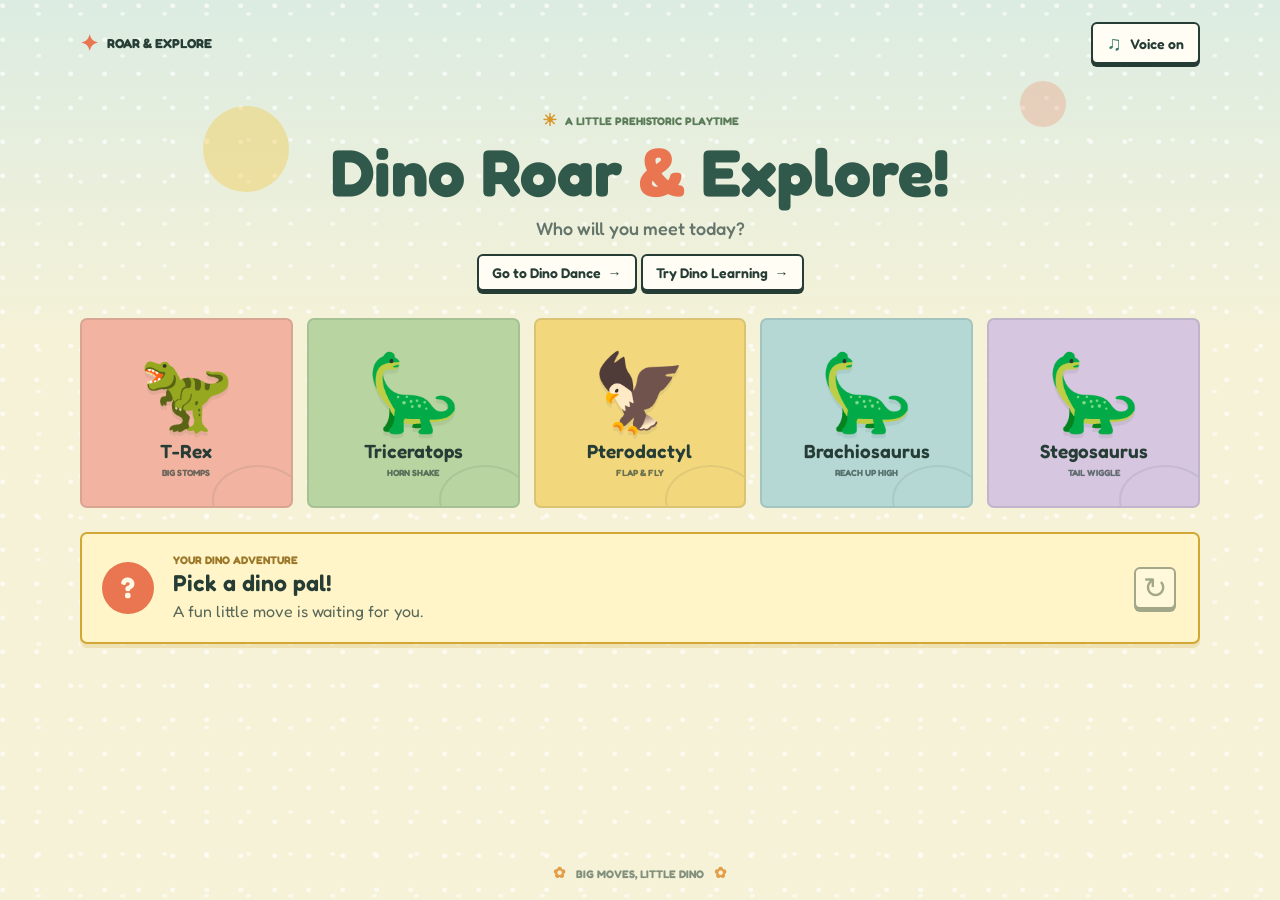
<file: index.html>
<!doctype html>
<html lang="en">
<head>
  <meta charset="utf-8">
  <meta name="viewport" content="width=device-width, initial-scale=1">
  <meta name="theme-color" content="#f6f2d7">
  <title>Dino Roar &amp; Explore!</title>
  <link rel="preconnect" href="https://fonts.googleapis.com">
  <link rel="preconnect" href="https://fonts.gstatic.com" crossorigin>
  <link href="https://fonts.googleapis.com/css2?family=Fredoka:wght@400;500;600;700&display=swap" rel="stylesheet">
  <link rel="stylesheet" href="style.css">
  <script src="script.js" defer></script>
</head>
<body>
  <main class="game" aria-labelledby="game-title">
    <header class="topbar">
      <a class="wordmark" href="#" aria-label="Dino Roar and Explore home">
        <span class="wordmark-icon" aria-hidden="true">✦</span>
        <span>ROAR &amp; EXPLORE</span>
      </a>
      <button class="sound-toggle" type="button" aria-pressed="true" aria-label="Turn voice off">
        <span class="sound-icon" aria-hidden="true">♫</span>
        <span class="sound-label">Voice on</span>
      </button>
    </header>

    <section class="intro" aria-labelledby="game-title">
      <p class="eyebrow"><span aria-hidden="true">☀</span> A LITTLE PREHISTORIC PLAYTIME</p>
      <h1 id="game-title">Dino Roar <span>&amp;</span> Explore!</h1>
      <p class="subtitle">Who will you meet today?</p>
      <a class="dance-page-link" href="dance.html">Go to Dino Dance <span aria-hidden="true">→</span></a>
      <a class="dance-page-link" href="learn.html">Try Dino Learning <span aria-hidden="true">→</span></a>
    </section>

    <section class="dino-grid" aria-label="Choose a dinosaur">
      <button class="dino-card dino-trex" type="button" data-dino="trex" aria-pressed="false">
        <span class="dino-art" aria-hidden="true">🦖</span>
        <span class="dino-name">T-Rex</span>
        <span class="dino-hint">BIG STOMPS</span>
      </button>
      <button class="dino-card dino-trike" type="button" data-dino="triceratops" aria-pressed="false">
        <span class="dino-art" aria-hidden="true">🦕</span>
        <span class="dino-name">Triceratops</span>
        <span class="dino-hint">HORN SHAKE</span>
      </button>
      <button class="dino-card dino-ptera" type="button" data-dino="pterodactyl" aria-pressed="false">
        <span class="dino-art" aria-hidden="true">🦅</span>
        <span class="dino-name">Pterodactyl</span>
        <span class="dino-hint">FLAP &amp; FLY</span>
      </button>
      <button class="dino-card dino-brachio" type="button" data-dino="brachiosaurus" aria-pressed="false">
        <span class="dino-art" aria-hidden="true">🦕</span>
        <span class="dino-name">Brachiosaurus</span>
        <span class="dino-hint">REACH UP HIGH</span>
      </button>
      <button class="dino-card dino-stego" type="button" data-dino="stegosaurus" aria-pressed="false">
        <span class="dino-art" aria-hidden="true">🦕</span>
        <span class="dino-name">Stegosaurus</span>
        <span class="dino-hint">TAIL WIGGLE</span>
      </button>
    </section>

    <section class="activity" aria-live="polite" aria-atomic="true" aria-label="Dinosaur activity">
      <div class="activity-mark" aria-hidden="true"><span>?</span></div>
      <div class="activity-copy">
        <p class="activity-kicker" id="activity-kicker">YOUR DINO ADVENTURE</p>
        <h2 id="announcement">Pick a dino pal!</h2>
        <p id="activity-text">A fun little move is waiting for you.</p>
      </div>
      <button class="repeat-button" type="button" aria-label="Repeat activity" disabled>
        <span aria-hidden="true">↻</span>
      </button>
    </section>

    <footer class="footer"><span aria-hidden="true">✿</span> BIG MOVES, LITTLE DINO <span aria-hidden="true">✿</span></footer>
  </main>
</body>
</html>
</file>
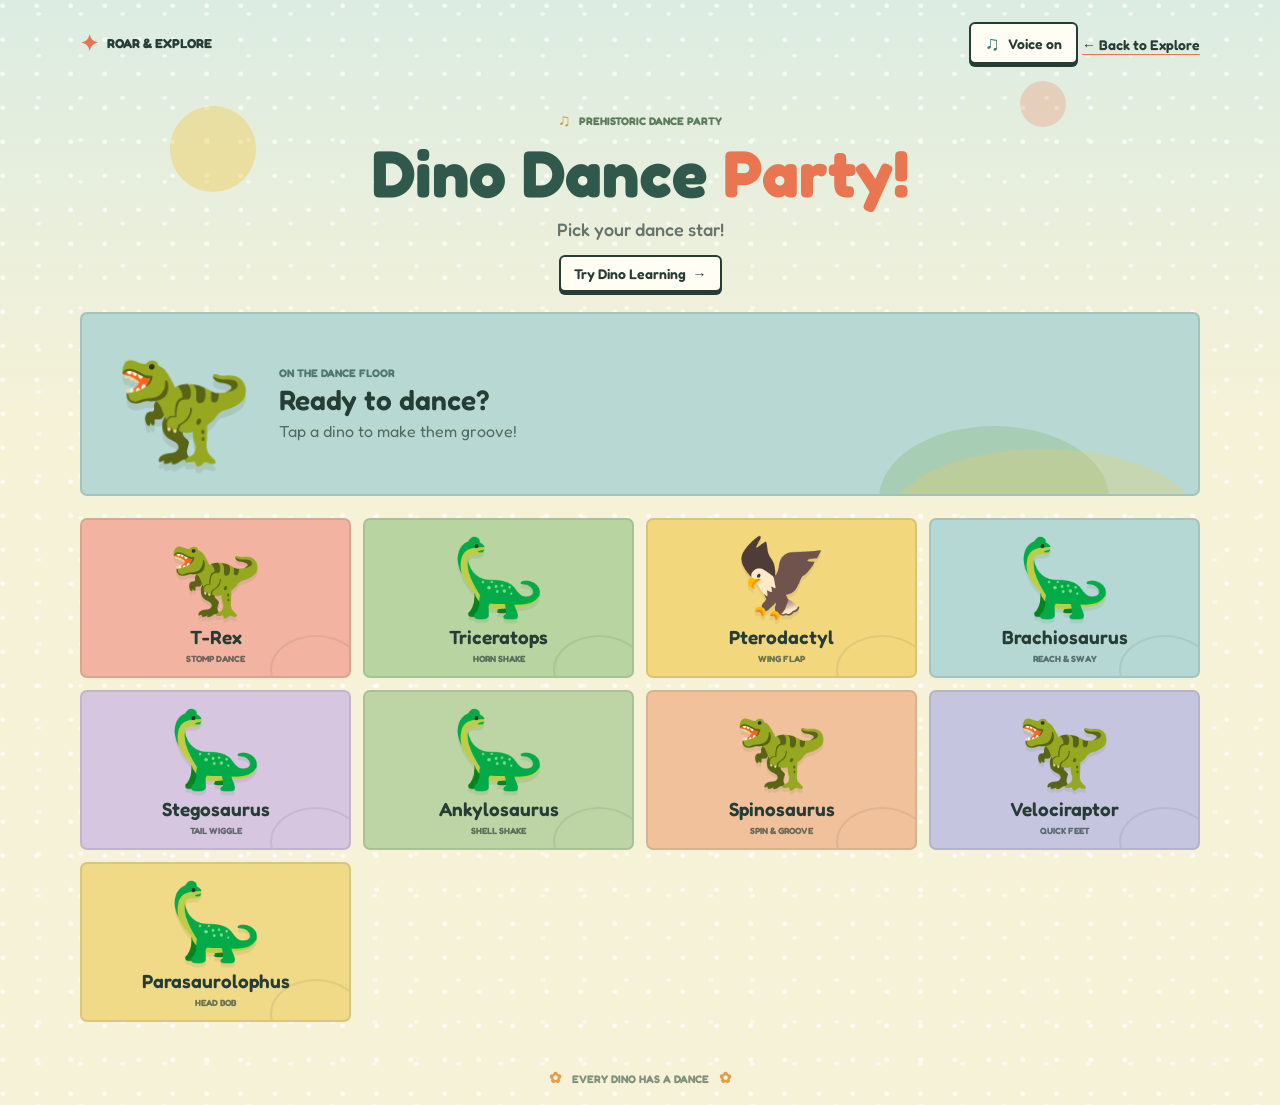
<file: dance.html>
<!doctype html>
<html lang="en">
<head>
  <meta charset="utf-8">
  <meta name="viewport" content="width=device-width, initial-scale=1">
  <meta name="theme-color" content="#f6f2d7">
  <title>Dino Dance Party!</title>
  <link rel="preconnect" href="https://fonts.googleapis.com">
  <link rel="preconnect" href="https://fonts.gstatic.com" crossorigin>
  <link href="https://fonts.googleapis.com/css2?family=Fredoka:wght@400;500;600;700&display=swap" rel="stylesheet">
  <link rel="stylesheet" href="style.css">
  <script src="dance.js" defer></script>
</head>
<body class="dance-page">
  <main class="game" aria-labelledby="dance-title">
    <header class="topbar">
      <a class="wordmark" href="index.html" aria-label="Dino Roar and Explore home">
        <span class="wordmark-icon" aria-hidden="true">✦</span>
        <span>ROAR &amp; EXPLORE</span>
      </a>
      <div class="topbar-actions">
        <button class="sound-toggle" type="button" aria-pressed="true" aria-label="Turn voice off">
          <span class="sound-icon" aria-hidden="true">♫</span>
          <span class="sound-label">Voice on</span>
        </button>
        <a class="dance-back" href="index.html">← Back to Explore</a>
      </div>
    </header>

    <section class="intro" aria-labelledby="dance-title">
      <p class="eyebrow"><span aria-hidden="true">♫</span> PREHISTORIC DANCE PARTY</p>
      <h1 id="dance-title">Dino Dance <span>Party!</span></h1>
      <p class="subtitle">Pick your dance star!</p>
      <a class="dance-page-link" href="learn.html">Try Dino Learning <span aria-hidden="true">→</span></a>
    </section>

    <section class="dance-stage" aria-live="polite" aria-atomic="true" aria-label="Dinosaur dance stage">
      <span class="dance-stage-art" id="dance-stage-art" aria-hidden="true">🦖</span>
      <div class="dance-stage-copy">
        <p class="dance-stage-label">ON THE DANCE FLOOR</p>
        <h2 id="dance-name">Ready to dance?</h2>
        <p id="dance-message">Tap a dino to make them groove!</p>
      </div>
    </section>

    <section class="dino-grid" aria-label="Choose a dinosaur to dance">
      <button class="dino-card dino-trex" type="button" data-dino="trex" aria-pressed="false">
        <span class="dino-art" aria-hidden="true">🦖</span>
        <span class="dino-name">T-Rex</span>
        <span class="dino-hint">STOMP DANCE</span>
      </button>
      <button class="dino-card dino-trike" type="button" data-dino="triceratops" aria-pressed="false">
        <span class="dino-art" aria-hidden="true">🦕</span>
        <span class="dino-name">Triceratops</span>
        <span class="dino-hint">HORN SHAKE</span>
      </button>
      <button class="dino-card dino-ptera" type="button" data-dino="pterodactyl" aria-pressed="false">
        <span class="dino-art" aria-hidden="true">🦅</span>
        <span class="dino-name">Pterodactyl</span>
        <span class="dino-hint">WING FLAP</span>
      </button>
      <button class="dino-card dino-brachio" type="button" data-dino="brachiosaurus" aria-pressed="false">
        <span class="dino-art" aria-hidden="true">🦕</span>
        <span class="dino-name">Brachiosaurus</span>
        <span class="dino-hint">REACH &amp; SWAY</span>
      </button>
      <button class="dino-card dino-stego" type="button" data-dino="stegosaurus" aria-pressed="false">
        <span class="dino-art" aria-hidden="true">🦕</span>
        <span class="dino-name">Stegosaurus</span>
        <span class="dino-hint">TAIL WIGGLE</span>
      </button>
      <button class="dino-card dino-ankylo" type="button" data-dino="ankylosaurus" aria-pressed="false">
        <span class="dino-art" aria-hidden="true">🦕</span>
        <span class="dino-name">Ankylosaurus</span>
        <span class="dino-hint">SHELL SHAKE</span>
      </button>
      <button class="dino-card dino-spino" type="button" data-dino="spinosaurus" aria-pressed="false">
        <span class="dino-art" aria-hidden="true">🦖</span>
        <span class="dino-name">Spinosaurus</span>
        <span class="dino-hint">SPIN &amp; GROOVE</span>
      </button>
      <button class="dino-card dino-raptor" type="button" data-dino="velociraptor" aria-pressed="false">
        <span class="dino-art" aria-hidden="true">🦖</span>
        <span class="dino-name">Velociraptor</span>
        <span class="dino-hint">QUICK FEET</span>
      </button>
      <button class="dino-card dino-parasauro" type="button" data-dino="parasaurolophus" aria-pressed="false">
        <span class="dino-art" aria-hidden="true">🦕</span>
        <span class="dino-name">Parasaurolophus</span>
        <span class="dino-hint">HEAD BOB</span>
      </button>
    </section>

    <footer class="footer"><span aria-hidden="true">✿</span> EVERY DINO HAS A DANCE <span aria-hidden="true">✿</span></footer>
  </main>
</body>
</html>
</file>
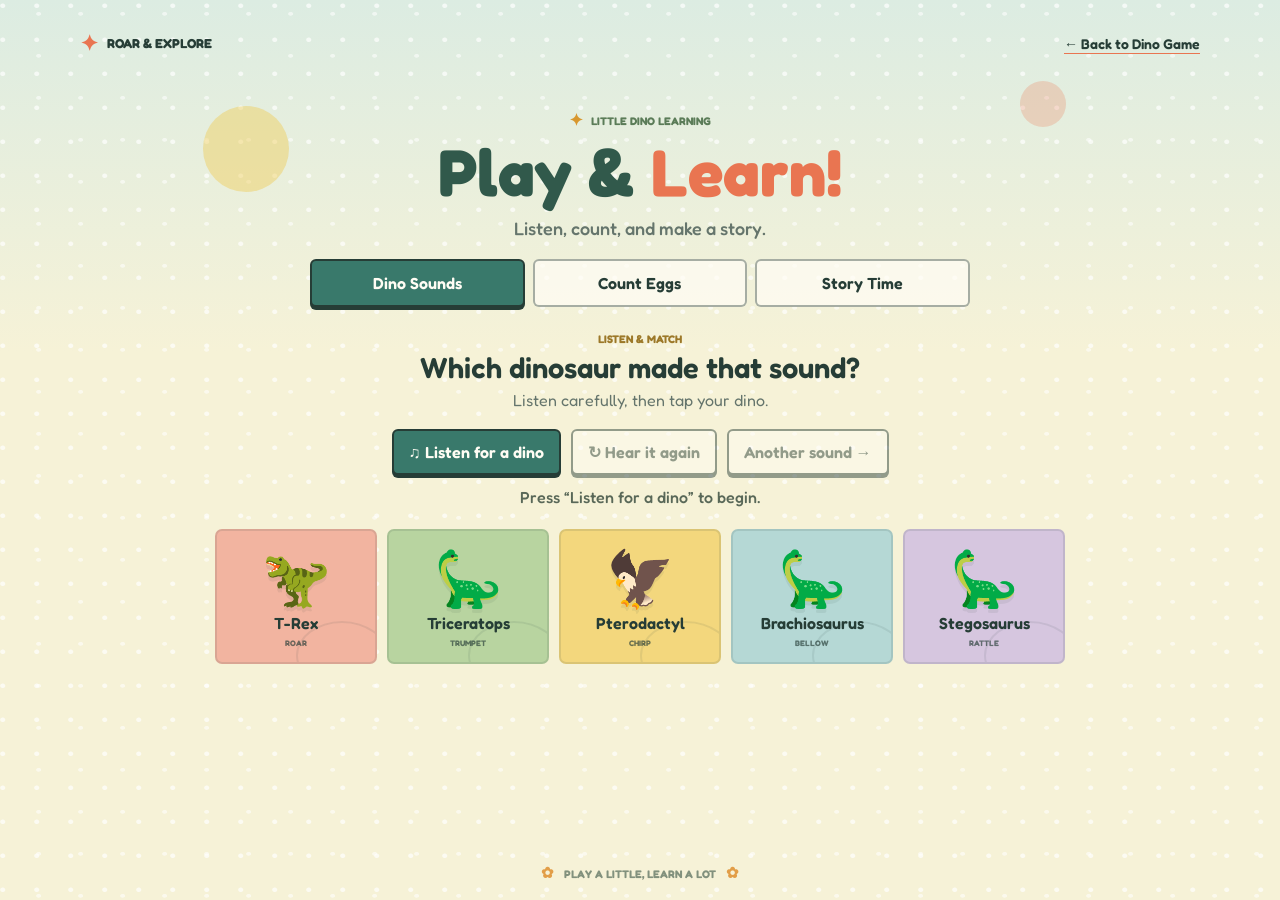
<file: learn.html>
<!doctype html>
<html lang="en">
<head>
  <meta charset="utf-8">
  <meta name="viewport" content="width=device-width, initial-scale=1">
  <meta name="theme-color" content="#f6f2d7">
  <title>Dino Learning Games</title>
  <link rel="preconnect" href="https://fonts.googleapis.com">
  <link rel="preconnect" href="https://fonts.gstatic.com" crossorigin>
  <link href="https://fonts.googleapis.com/css2?family=Fredoka:wght@400;500;600;700&display=swap" rel="stylesheet">
  <link rel="stylesheet" href="style.css">
  <script src="learn.js" defer></script>
</head>
<body class="learning-page">
  <main class="game" aria-labelledby="learning-title">
    <header class="topbar">
      <a class="wordmark" href="index.html" aria-label="Dino Roar and Explore home">
        <span class="wordmark-icon" aria-hidden="true">✦</span>
        <span>ROAR &amp; EXPLORE</span>
      </a>
      <a class="dance-back" href="index.html">← Back to Dino Game</a>
    </header>

    <section class="intro" aria-labelledby="learning-title">
      <p class="eyebrow"><span aria-hidden="true">✦</span> LITTLE DINO LEARNING</p>
      <h1 id="learning-title">Play &amp; <span>Learn!</span></h1>
      <p class="subtitle">Listen, count, and make a story.</p>
    </section>

    <div class="learning-tabs" role="tablist" aria-label="Choose a learning game">
      <button class="learning-tab" id="tab-sound" type="button" role="tab" aria-selected="true" aria-controls="panel-sound" tabindex="0">Dino Sounds</button>
      <button class="learning-tab" id="tab-count" type="button" role="tab" aria-selected="false" aria-controls="panel-count" tabindex="-1">Count Eggs</button>
      <button class="learning-tab" id="tab-story" type="button" role="tab" aria-selected="false" aria-controls="panel-story" tabindex="-1">Story Time</button>
    </div>

    <section class="learning-panel" id="panel-sound" role="tabpanel" aria-labelledby="tab-sound">
      <div class="learning-copy">
        <p class="activity-kicker">LISTEN &amp; MATCH</p>
        <h2>Which dinosaur made that sound?</h2>
        <p>Listen carefully, then tap your dino.</p>
      </div>
      <div class="learning-actions">
        <button class="learning-action" id="play-sound" type="button"><span aria-hidden="true">♫</span> Listen for a dino</button>
        <button class="learning-action secondary" id="replay-sound" type="button" disabled><span aria-hidden="true">↻</span> Hear it again</button>
        <button class="learning-action secondary" id="next-sound" type="button" disabled>Another sound <span aria-hidden="true">→</span></button>
      </div>
      <p class="mode-feedback" id="sound-feedback" role="status" aria-live="polite">Press “Listen for a dino” to begin.</p>
      <div class="dino-grid sound-choices" role="group" aria-label="Choose the dinosaur that made the sound">
        <button class="dino-card dino-trex" type="button" data-sound-dino="trex" aria-pressed="false">
          <span class="dino-art" aria-hidden="true">🦖</span><span class="dino-name">T-Rex</span><span class="dino-hint">ROAR</span>
        </button>
        <button class="dino-card dino-trike" type="button" data-sound-dino="triceratops" aria-pressed="false">
          <span class="dino-art" aria-hidden="true">🦕</span><span class="dino-name">Triceratops</span><span class="dino-hint">TRUMPET</span>
        </button>
        <button class="dino-card dino-ptera" type="button" data-sound-dino="pterodactyl" aria-pressed="false">
          <span class="dino-art" aria-hidden="true">🦅</span><span class="dino-name">Pterodactyl</span><span class="dino-hint">CHIRP</span>
        </button>
        <button class="dino-card dino-brachio" type="button" data-sound-dino="brachiosaurus" aria-pressed="false">
          <span class="dino-art" aria-hidden="true">🦕</span><span class="dino-name">Brachiosaurus</span><span class="dino-hint">BELLOW</span>
        </button>
        <button class="dino-card dino-stego" type="button" data-sound-dino="stegosaurus" aria-pressed="false">
          <span class="dino-art" aria-hidden="true">🦕</span><span class="dino-name">Stegosaurus</span><span class="dino-hint">RATTLE</span>
        </button>
      </div>
    </section>

    <section class="learning-panel" id="panel-count" role="tabpanel" aria-labelledby="tab-count" hidden>
      <div class="learning-copy">
        <p class="activity-kicker">COUNT TO FIVE</p>
        <h2>How many eggs do you see?</h2>
        <p>Count each egg, then tap the number.</p>
      </div>
      <div class="egg-display" id="egg-display" role="img" aria-label="Dinosaur eggs"></div>
      <div class="number-choices" role="group" aria-label="Choose how many eggs">
        <button class="number-choice" type="button" data-count="1" aria-label="One">1</button>
        <button class="number-choice" type="button" data-count="2" aria-label="Two">2</button>
        <button class="number-choice" type="button" data-count="3" aria-label="Three">3</button>
        <button class="number-choice" type="button" data-count="4" aria-label="Four">4</button>
        <button class="number-choice" type="button" data-count="5" aria-label="Five">5</button>
      </div>
      <p class="mode-feedback" id="count-feedback" role="status" aria-live="polite"></p>
      <button class="learning-action story-next" id="next-count" type="button" hidden>Next count <span aria-hidden="true">→</span></button>
    </section>

    <section class="learning-panel" id="panel-story" role="tabpanel" aria-labelledby="tab-story" hidden>
      <div class="learning-copy">
        <p class="activity-kicker">A STORY YOU CHOOSE</p>
        <h2>What should the dinos do?</h2>
        <p>Pick an idea and see what happens next.</p>
      </div>
      <div class="story-scene">
        <span class="story-art" id="story-art" aria-hidden="true">🦖</span>
        <h2 id="story-prompt"></h2>
      </div>
      <div class="story-choices" id="story-choices" role="group" aria-label="Choose what happens next"></div>
      <p class="story-response" id="story-response" role="status" aria-live="polite"></p>
      <button class="learning-action story-next" id="story-next" type="button" hidden>Next part <span aria-hidden="true">→</span></button>
    </section>

    <footer class="footer"><span aria-hidden="true">✿</span> PLAY A LITTLE, LEARN A LOT <span aria-hidden="true">✿</span></footer>
  </main>
</body>
</html>
</file>
<file: style.css>
:root {
  color-scheme: light;
  --ink: #263d36;
  --muted: #65756c;
  --paper: #f6f2d7;
  --leaf: #77a95c;
  --coral: #e97551;
  --sky: #b7d8d3;
  --gold: #efc94e;
  font-family: "Fredoka", "Trebuchet MS", sans-serif;
}

* { box-sizing: border-box; }

body {
  min-width: 320px;
  min-height: 100vh;
  margin: 0;
  color: var(--ink);
  background-color: var(--paper);
  background-image:
    radial-gradient(ellipse at 8% 17%, rgba(255, 255, 255, .68) 0 2px, transparent 3px),
    radial-gradient(ellipse at 92% 33%, rgba(255, 255, 255, .55) 0 2px, transparent 3px),
    linear-gradient(180deg, #dcece2 0%, #f6f2d7 39%, #f6f2d7 100%);
  background-size: 34px 34px, 42px 42px, auto;
}

button, a { -webkit-tap-highlight-color: transparent; }
button { font: inherit; }

.game {
  position: relative;
  width: min(100% - 40px, 1120px);
  min-height: 100vh;
  margin: 0 auto;
  padding: 22px 0 18px;
  display: flex;
  flex-direction: column;
}

.topbar {
  display: flex;
  align-items: center;
  justify-content: space-between;
  min-height: 42px;
}

.wordmark {
  display: inline-flex;
  align-items: center;
  gap: 9px;
  color: var(--ink);
  font-size: 13px;
  font-weight: 700;
  letter-spacing: 0;
  text-decoration: none;
}

.wordmark-icon { color: var(--coral); font-size: 22px; }

.sound-toggle {
  display: inline-flex;
  align-items: center;
  gap: 8px;
  min-height: 42px;
  padding: 0 14px;
  border: 2px solid var(--ink);
  border-radius: 6px;
  color: var(--ink);
  background: #fffdf4;
  font-size: 14px;
  font-weight: 600;
  cursor: pointer;
  box-shadow: 0 3px 0 var(--ink);
}

.sound-toggle:active { transform: translateY(2px); box-shadow: 0 1px 0 var(--ink); }
.sound-icon { color: #39796b; font-size: 20px; line-height: 1; }

.intro {
  position: relative;
  padding: clamp(28px, 5vh, 52px) 0 27px;
  text-align: center;
}

.intro::before, .intro::after {
  position: absolute;
  z-index: -1;
  content: "";
  width: 86px;
  height: 86px;
  border-radius: 50%;
  background: rgba(239, 201, 78, .42);
}

.intro::before { left: 11%; top: 42px; }
.intro::after { right: 12%; top: 17px; width: 46px; height: 46px; background: rgba(233, 117, 81, .25); }

.eyebrow, .activity-kicker, .dino-hint, .footer {
  font-size: 11px;
  font-weight: 700;
  letter-spacing: 0;
}

.eyebrow { margin: 0 0 8px; color: #5b7c58; }
.eyebrow span { margin-right: 5px; color: #d8972e; font-size: 17px; vertical-align: -1px; }

h1 {
  margin: 0;
  color: #31594b;
  font-size: clamp(38px, 6vw, 66px);
  font-weight: 700;
  line-height: 1.04;
}

h1 span { color: var(--coral); }
.subtitle { margin: 10px 0 0; color: var(--muted); font-size: 18px; font-weight: 500; }

.dino-grid {
  display: grid;
  grid-template-columns: repeat(5, minmax(0, 1fr));
  gap: 14px;
  margin: 0 0 24px;
}

.dino-card {
  position: relative;
  display: flex;
  min-width: 0;
  min-height: 190px;
  flex-direction: column;
  align-items: center;
  justify-content: center;
  gap: 5px;
  overflow: hidden;
  padding: 13px 8px 12px;
  border: 2px solid rgba(38, 61, 54, .12);
  border-radius: 7px;
  color: var(--ink);
  cursor: pointer;
  transition: transform .18s ease, border-color .18s ease, box-shadow .18s ease;
  animation: pop-in .45s both;
}

.dino-card:nth-child(2) { animation-delay: .06s; }
.dino-card:nth-child(3) { animation-delay: .12s; }
.dino-card:nth-child(4) { animation-delay: .18s; }
.dino-card:nth-child(5) { animation-delay: .24s; }
.dino-trex { background: #f2b4a0; }
.dino-trike { background: #b8d4a0; }
.dino-ptera { background: #f3d77d; }
.dino-brachio { background: #b5d8d5; }
.dino-stego { background: #d6c6df; }

.dino-card::after {
  position: absolute;
  right: -13px;
  bottom: -28px;
  width: 88px;
  height: 65px;
  border: 2px solid rgba(38, 61, 54, .09);
  border-radius: 50%;
  content: "";
}

.dino-card:hover, .dino-card:focus-visible, .dino-card[aria-pressed="true"] {
  z-index: 1;
  transform: translateY(-5px) rotate(-1deg);
  border-color: var(--ink);
  outline: none;
  box-shadow: 0 6px 0 rgba(38, 61, 54, .18);
}

.dino-card:focus-visible { outline: 3px solid #fff; outline-offset: 3px; }
.dino-art { font-size: clamp(56px, 6vw, 76px); line-height: 1.15; filter: drop-shadow(0 4px 0 rgba(38, 61, 54, .08)); }
.dino-name { max-width: 100%; font-size: 19px; font-weight: 600; line-height: 1.15; }
.dino-hint { color: rgba(38, 61, 54, .66); font-size: 9px; }
.dino-card.is-playing .dino-art { animation: dino-dance .55s ease-in-out 2; }

.activity {
  display: grid;
  grid-template-columns: 56px 1fr 44px;
  align-items: center;
  gap: 15px;
  min-height: 112px;
  padding: 17px 20px;
  border: 2px solid #d3a735;
  border-radius: 7px;
  background: #fff5c9;
  box-shadow: 0 4px 0 rgba(211, 167, 53, .22);
}

.activity-mark {
  display: grid;
  width: 52px;
  aspect-ratio: 1;
  place-items: center;
  border-radius: 50%;
  color: #fff9e3;
  background: var(--coral);
  font-size: 29px;
  font-weight: 700;
}

.activity-kicker { margin: 0 0 3px; color: #9c7828; }
.activity h2 { margin: 0; font-size: 23px; font-weight: 600; line-height: 1.12; }
.activity-copy > p:last-child { margin: 5px 0 0; color: #596858; font-size: 16px; line-height: 1.35; }

.repeat-button {
  display: grid;
  width: 42px;
  aspect-ratio: 1;
  place-items: center;
  border: 2px solid var(--ink);
  border-radius: 6px;
  color: var(--ink);
  background: #fffdf4;
  box-shadow: 0 3px 0 var(--ink);
  cursor: pointer;
}

.repeat-button span { font-size: 29px; line-height: 1; }
.repeat-button:active:not(:disabled) { transform: translateY(2px); box-shadow: 0 1px 0 var(--ink); }
.repeat-button:disabled { opacity: .42; cursor: not-allowed; }
.repeat-button:focus-visible, .sound-toggle:focus-visible { outline: 3px solid var(--coral); outline-offset: 3px; }

.footer {
  margin-top: auto;
  padding-top: 22px;
  color: #82917d;
  text-align: center;
}

.footer span { padding: 0 7px; color: #e29e48; font-size: 15px; }

@keyframes pop-in {
  from { opacity: 0; transform: translateY(12px) scale(.97); }
  to { opacity: 1; transform: translateY(0) scale(1); }
}

@keyframes dino-dance {
  0%, 100% { transform: rotate(0) translateY(0); }
  35% { transform: rotate(-12deg) translateY(-9px); }
  70% { transform: rotate(12deg) translateY(-4px); }
}

@media (max-width: 800px) {
  .dino-grid { grid-template-columns: repeat(3, minmax(0, 1fr)); }
  .dino-card { min-height: 166px; }
  .dino-card:nth-child(4) { grid-column: 1 / 2; margin-left: 50%; width: calc(100% + 7px); }
  .dino-card:nth-child(5) { grid-column: 3 / 4; margin-left: -50%; width: calc(100% + 7px); }
}

@media (max-width: 520px) {
  .game { width: min(100% - 28px, 420px); padding-top: 14px; }
  .wordmark { gap: 5px; font-size: 11px; }
  .sound-toggle { min-height: 38px; padding: 0 10px; font-size: 12px; }
  .intro { padding: 29px 0 22px; }
  .intro::before { left: 2%; top: 33px; width: 57px; height: 57px; }
  .intro::after { right: 5%; top: 12px; }
  .eyebrow { font-size: 9px; }
  h1 { font-size: 41px; }
  .subtitle { margin-top: 7px; font-size: 16px; }
  .dino-grid { grid-template-columns: repeat(2, minmax(0, 1fr)); gap: 10px; margin-bottom: 19px; }
  .dino-card { min-height: 150px; }
  .dino-card:nth-child(4), .dino-card:nth-child(5) { grid-column: auto; width: auto; margin: 0; }
  .dino-card:nth-child(5) { grid-column: 1 / -1; width: calc(50% - 5px); justify-self: center; }
  .dino-art { font-size: 59px; }
  .dino-name { font-size: 17px; }
  .activity { grid-template-columns: 43px 1fr 38px; gap: 10px; min-height: 100px; padding: 13px 12px; }
  .activity-mark { width: 42px; font-size: 25px; }
  .activity-kicker { font-size: 9px; }
  .activity h2 { font-size: 19px; }
  .activity-copy > p:last-child { font-size: 14px; }
  .repeat-button { width: 37px; }
  .footer { padding-top: 17px; font-size: 9px; }
}

@media (prefers-reduced-motion: reduce) {
  *, *::before, *::after { scroll-behavior: auto !important; animation-duration: .01ms !important; animation-iteration-count: 1 !important; transition-duration: .01ms !important; }
}

.dance-page-link {
  display: inline-flex;
  align-items: center;
  gap: 7px;
  margin-top: 15px;
  padding: 8px 13px;
  border: 2px solid var(--ink);
  border-radius: 6px;
  color: var(--ink);
  background: #fffdf4;
  box-shadow: 0 3px 0 var(--ink);
  font-size: 14px;
  font-weight: 600;
  text-decoration: none;
  transition: transform .15s ease, box-shadow .15s ease;
}

.dance-page-link:hover { transform: translateY(-2px); box-shadow: 0 5px 0 var(--ink); }
.dance-page-link:focus-visible, .dance-back:focus-visible { outline: 3px solid var(--coral); outline-offset: 3px; }

.dance-back {
  color: var(--ink);
  font-size: 14px;
  font-weight: 600;
  text-decoration-color: var(--coral);
  text-underline-offset: 4px;
}

.dance-page .intro { padding-bottom: 20px; }
.dance-page .intro::before { left: 8%; }

.dance-stage {
  position: relative;
  display: grid;
  grid-template-columns: 150px 1fr;
  align-items: center;
  gap: 20px;
  min-height: 184px;
  margin-bottom: 22px;
  padding: 15px 27px;
  overflow: hidden;
  border: 2px solid rgba(38, 61, 54, .15);
  border-radius: 7px;
  background: #b8d9d3;
}

.dance-stage::before, .dance-stage::after {
  position: absolute;
  right: 8%;
  bottom: -77px;
  width: 230px;
  height: 145px;
  border-radius: 50%;
  background: rgba(119, 169, 92, .25);
  content: "";
}

.dance-stage::after { right: 0; bottom: -100px; width: 310px; background: rgba(239, 201, 78, .25); }
.dance-stage-art { z-index: 1; display: block; font-size: 112px; line-height: 1; text-align: center; filter: drop-shadow(0 7px 0 rgba(38, 61, 54, .1)); }
.dance-stage-copy { z-index: 1; }
.dance-stage-label { margin: 0 0 4px; color: #4f796d; font-size: 11px; font-weight: 700; }
.dance-stage h2 { margin: 0; font-size: 28px; font-weight: 600; line-height: 1.15; }
.dance-stage-copy > p:last-child { margin: 5px 0 0; color: #526a61; font-size: 16px; }
.dance-page .dino-grid { grid-template-columns: repeat(4, minmax(0, 1fr)); gap: 12px; }
.dance-page .dino-card { min-height: 160px; }
.dance-page .dino-ankylo { background: #bdd4a4; }
.dance-page .dino-spino { background: #f1c19c; }
.dance-page .dino-raptor { background: #c6c5e0; }
.dance-page .dino-parasauro { background: #f0d987; }
.dance-stage-art.is-dancing { animation: dance-party .46s ease-in-out 6; transform-origin: 50% 90%; }

@keyframes dance-party {
  0%, 100% { transform: translateY(0) rotate(0); }
  25% { transform: translateY(-17px) rotate(-14deg); }
  50% { transform: translateY(0) rotate(0); }
  75% { transform: translateY(-13px) rotate(14deg); }
}

@media (max-width: 800px) {
  .dance-page .dino-grid { grid-template-columns: repeat(3, minmax(0, 1fr)); }
  .dance-page .dino-card:nth-child(4), .dance-page .dino-card:nth-child(5) { grid-column: auto; width: auto; margin: 0; }
}

@media (max-width: 520px) {
  .dance-page .intro { padding-top: 29px; }
  .dance-page .dino-grid { grid-template-columns: repeat(2, minmax(0, 1fr)); }
  .dance-page .dino-card { min-height: 145px; }
  .dance-page .dino-name { font-size: 15px; }
  .dance-stage { grid-template-columns: 92px 1fr; gap: 12px; min-height: 142px; padding: 12px; }
  .dance-stage-art { font-size: 76px; }
  .dance-stage h2 { font-size: 21px; }
  .dance-stage-copy > p:last-child { font-size: 14px; }
}

.learning-page .intro { padding-bottom: 20px; }
.learning-page .learning-tabs {
  display: grid;
  grid-template-columns: repeat(3, minmax(0, 1fr));
  gap: 8px;
  width: min(100%, 660px);
  margin: 0 auto 25px;
}

.learning-tab {
  min-height: 48px;
  padding: 8px 12px;
  border: 2px solid rgba(38, 61, 54, .4);
  border-radius: 6px;
  color: var(--ink);
  background: rgba(255, 253, 244, .72);
  font-size: 16px;
  font-weight: 600;
  cursor: pointer;
}

.learning-tab[aria-selected="true"] {
  border-color: var(--ink);
  color: #fffdf4;
  background: #39796b;
  box-shadow: 0 3px 0 var(--ink);
}

.learning-tab:focus-visible, .learning-action:focus-visible, .number-choice:focus-visible, .story-choice:focus-visible {
  outline: 3px solid var(--coral);
  outline-offset: 3px;
}

.learning-panel { width: min(100%, 850px); margin: 0 auto; }
.learning-page [hidden] { display: none !important; }
.learning-copy { margin-bottom: 19px; text-align: center; }
.learning-copy .activity-kicker { margin: 0 0 5px; }
.learning-copy h2 { margin: 0; font-size: 29px; font-weight: 600; line-height: 1.15; }
.learning-copy > p:last-child { margin: 6px 0 0; color: var(--muted); font-size: 16px; }

.learning-actions { display: flex; justify-content: center; gap: 10px; flex-wrap: wrap; margin: 0 0 12px; }
.learning-action {
  min-height: 46px;
  padding: 9px 15px;
  border: 2px solid var(--ink);
  border-radius: 6px;
  color: #fffdf4;
  background: #39796b;
  box-shadow: 0 3px 0 var(--ink);
  font-size: 16px;
  font-weight: 600;
  cursor: pointer;
}

.learning-action:hover:not(:disabled) { transform: translateY(-2px); }
.learning-action:active:not(:disabled) { transform: translateY(2px); box-shadow: 0 1px 0 var(--ink); }
.learning-action:disabled { opacity: .48; cursor: not-allowed; }
.learning-action.secondary { color: var(--ink); background: #fffdf4; }
.mode-feedback { min-height: 25px; margin: 8px 0 17px; color: #596858; font-size: 16px; font-weight: 500; text-align: center; }
.mode-feedback.is-correct { color: #2f7048; }
.mode-feedback.is-try-again { color: #9a5a35; }

.learning-page .sound-choices { grid-template-columns: repeat(5, minmax(0, 1fr)); gap: 10px; }
.learning-page .sound-choices .dino-card { min-height: 135px; }
.learning-page .sound-choices .dino-art { font-size: 55px; }
.learning-page .sound-choices .dino-name { font-size: 16px; }
.learning-page .sound-choices .dino-hint { font-size: 8px; }

.egg-display {
  display: flex;
  min-height: 130px;
  align-items: center;
  justify-content: center;
  gap: 5px;
  margin: 0 0 17px;
  padding: 14px;
  border: 2px dashed #d3a735;
  border-radius: 7px;
  background: #fff5c9;
}

.egg { display: inline-block; font-size: clamp(37px, 6vw, 54px); line-height: 1.1; animation: pop-in .3s both; }
.egg:nth-child(2) { animation-delay: .04s; }
.egg:nth-child(3) { animation-delay: .08s; }
.egg:nth-child(4) { animation-delay: .12s; }
.egg:nth-child(5) { animation-delay: .16s; }
.number-choices { display: flex; justify-content: center; gap: 10px; flex-wrap: wrap; }

.number-choice {
  width: 54px;
  aspect-ratio: 1;
  border: 2px solid var(--ink);
  border-radius: 6px;
  color: var(--ink);
  background: #fffdf4;
  box-shadow: 0 3px 0 var(--ink);
  font-size: 24px;
  font-weight: 700;
  cursor: pointer;
}

.number-choice:hover { transform: translateY(-2px); }
.number-choice:active { transform: translateY(2px); box-shadow: 0 1px 0 var(--ink); }

.story-scene {
  display: grid;
  grid-template-columns: 120px 1fr;
  align-items: center;
  gap: 20px;
  min-height: 150px;
  margin: 0 0 17px;
  padding: 16px 22px;
  border: 2px solid rgba(38, 61, 54, .14);
  border-radius: 7px;
  background: #b8d9d3;
}

.story-art { font-size: 82px; line-height: 1; text-align: center; }
.story-scene h2 { margin: 0; font-size: 23px; font-weight: 600; line-height: 1.2; }
.story-choices { display: grid; grid-template-columns: repeat(2, minmax(0, 1fr)); gap: 10px; }

.story-choice {
  min-height: 60px;
  padding: 11px 14px;
  border: 2px solid var(--ink);
  border-radius: 6px;
  color: var(--ink);
  background: #fffdf4;
  box-shadow: 0 3px 0 var(--ink);
  font-size: 16px;
  font-weight: 600;
  line-height: 1.25;
  cursor: pointer;
}

.story-choice:hover { transform: translateY(-2px); background: #fff5c9; }
.story-response { min-height: 24px; margin: 14px 0; color: #39796b; font-size: 17px; font-weight: 600; text-align: center; }
.story-next { display: block; margin: 0 auto; }

@media (max-width: 800px) {
  .learning-page .sound-choices { grid-template-columns: repeat(3, minmax(0, 1fr)); }
  .learning-page .sound-choices .dino-card:nth-child(4), .learning-page .sound-choices .dino-card:nth-child(5) { grid-column: auto; width: auto; margin: 0; }
}

@media (max-width: 520px) {
  .learning-page .intro { padding-top: 29px; }
  .learning-page .learning-tabs { gap: 5px; margin-bottom: 20px; }
  .learning-tab { min-height: 44px; padding: 7px 5px; font-size: 14px; }
  .learning-copy h2 { font-size: 24px; }
  .learning-copy > p:last-child { font-size: 14px; }
  .learning-page .sound-choices { grid-template-columns: repeat(2, minmax(0, 1fr)); }
  .learning-page .sound-choices .dino-card { min-height: 130px; }
  .learning-page .sound-choices .dino-card:nth-child(4), .learning-page .sound-choices .dino-card:nth-child(5) { grid-column: auto; width: auto; margin: 0; }
  .egg-display { min-height: 112px; gap: 0; padding: 10px 5px; }
  .egg { font-size: 42px; }
  .number-choice { width: 48px; }
  .story-scene { grid-template-columns: 72px 1fr; gap: 12px; min-height: 130px; padding: 13px 10px; }
  .story-art { font-size: 60px; }
  .story-scene h2 { font-size: 19px; }
  .story-choices { grid-template-columns: 1fr; }
}
</file>
